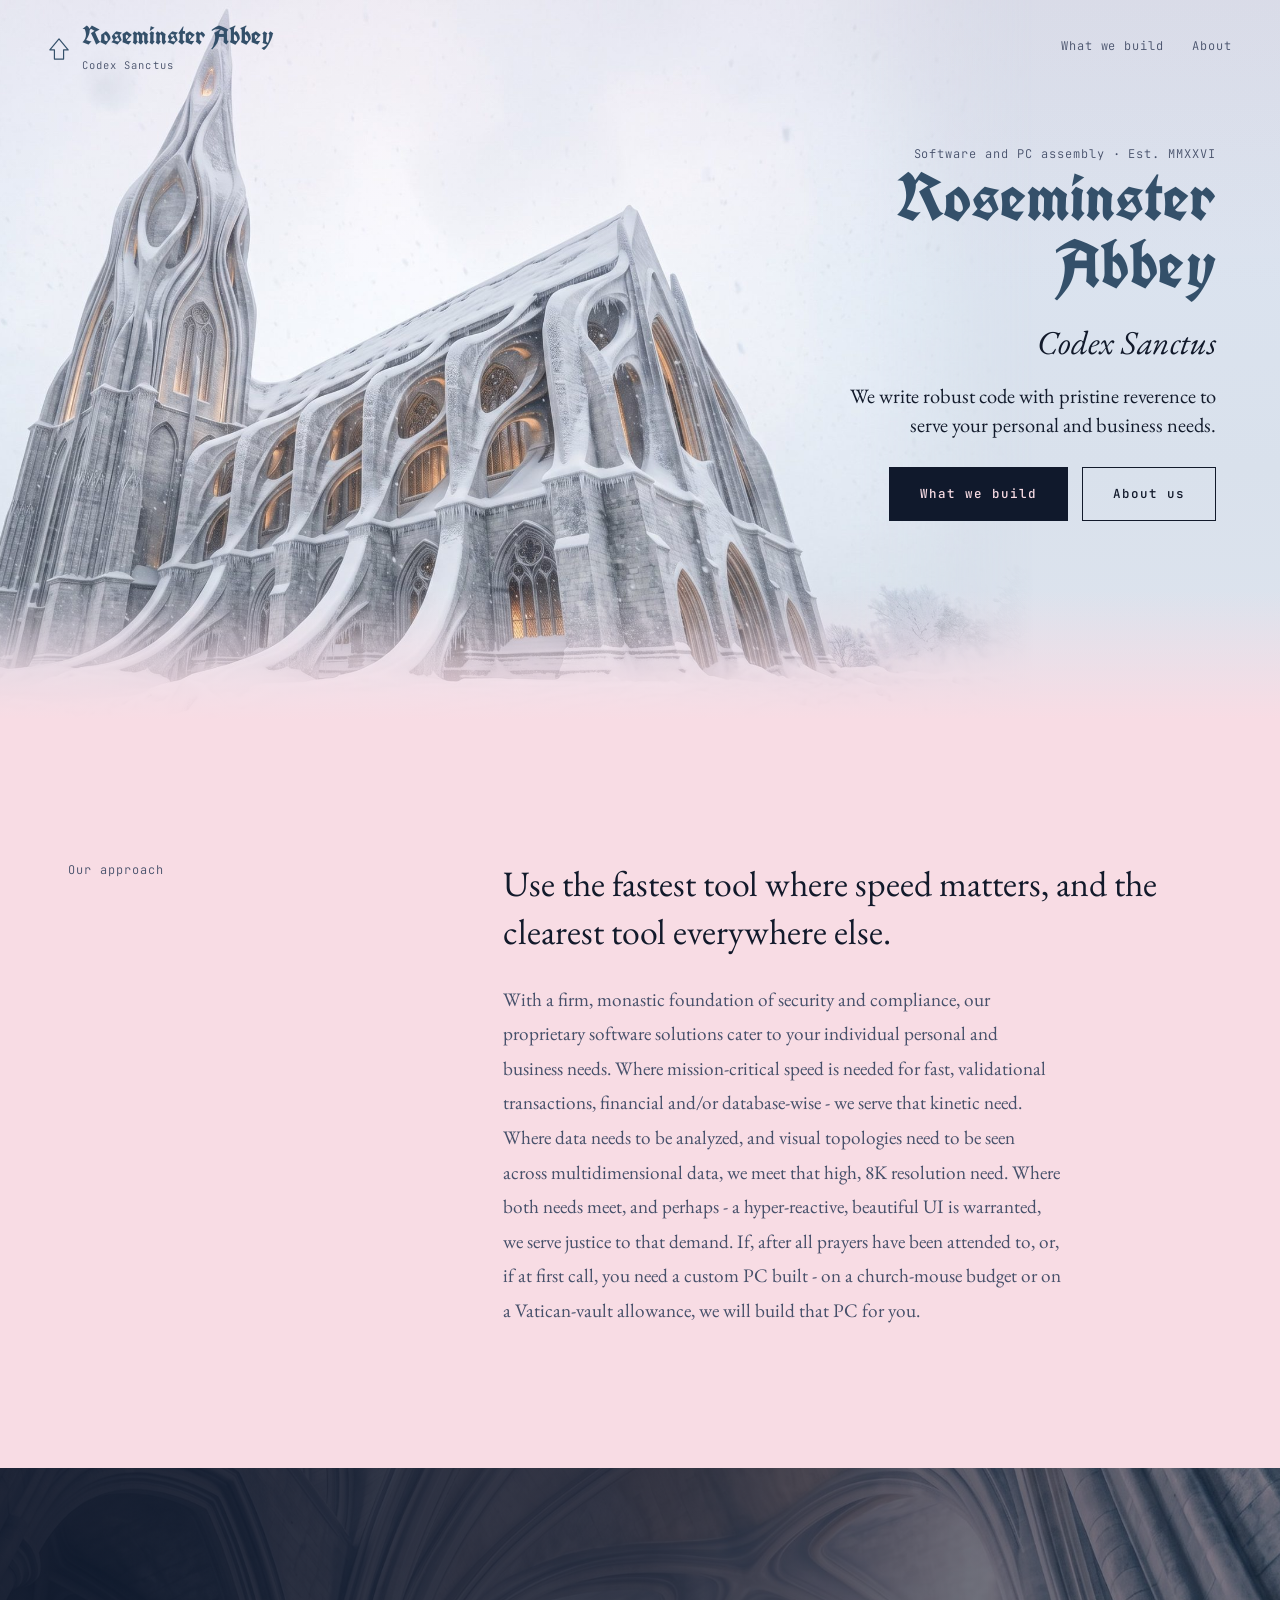
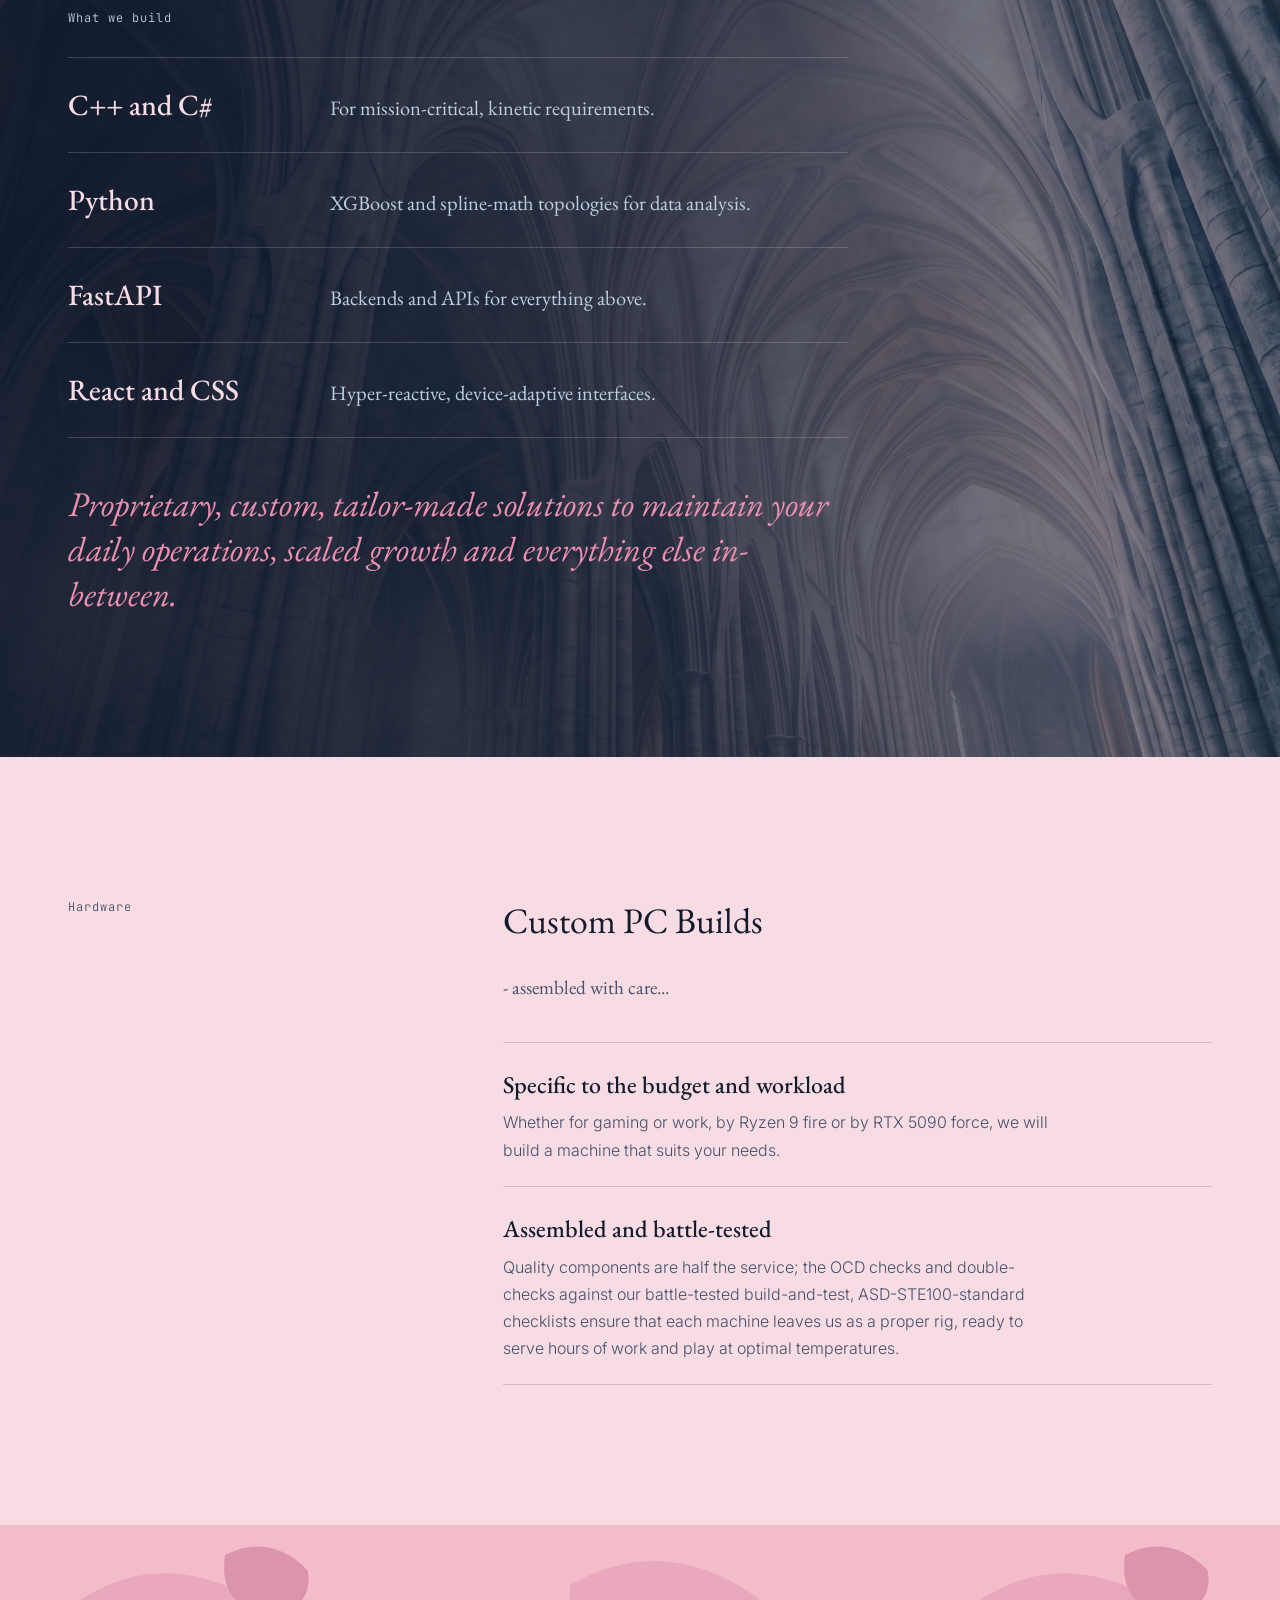
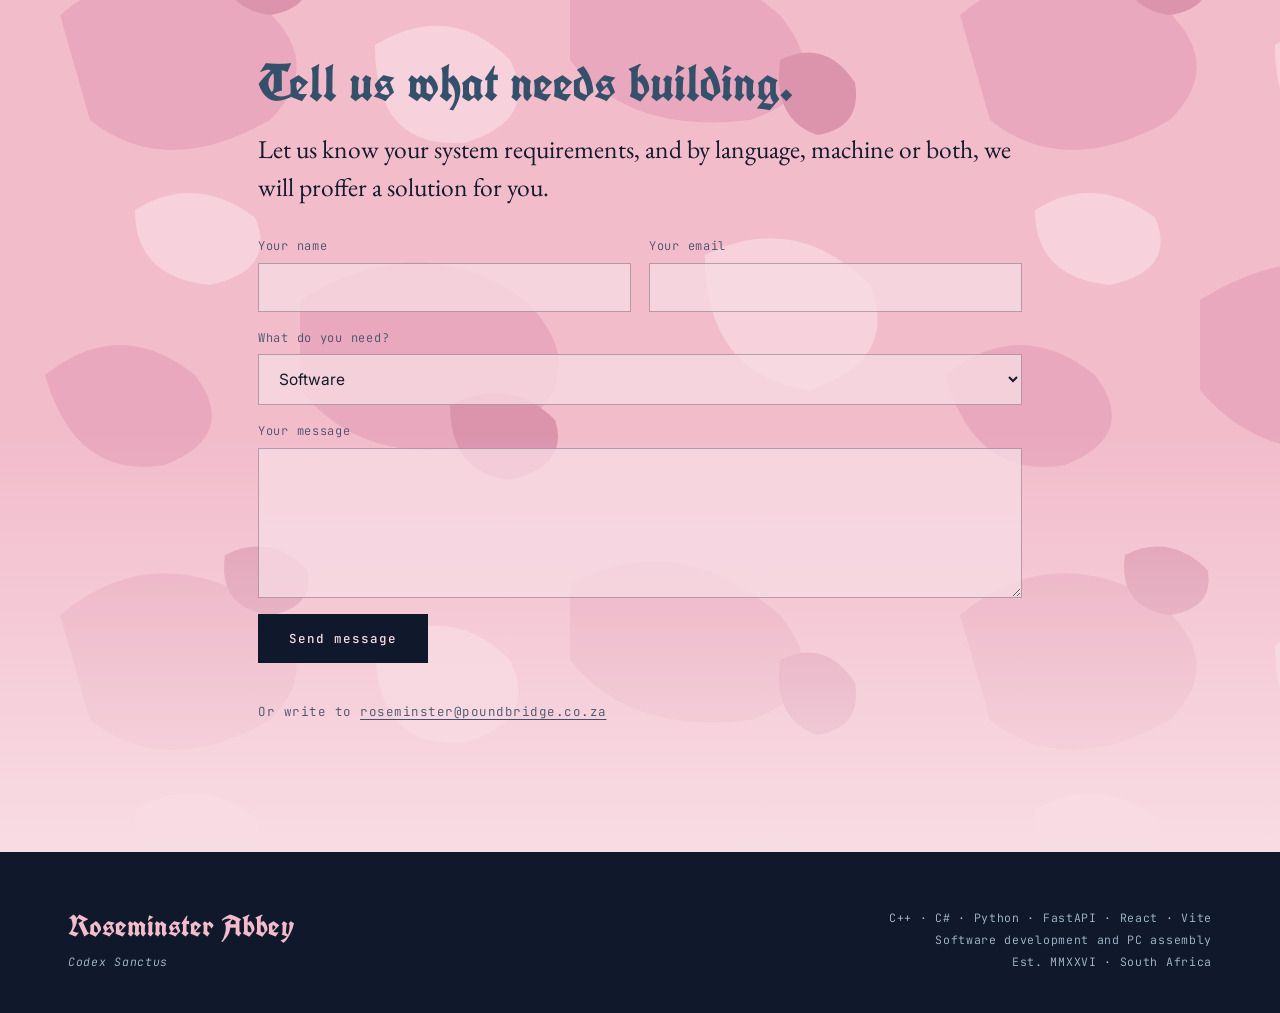
<file: index.html>
<!DOCTYPE html>
<html lang="en">
<head>
  <meta charset="UTF-8">
  <meta name="viewport" content="width=device-width, initial-scale=1">
  <title>Roseminster Abbey &mdash; Codex Sanctus &middot; Software and PC assembly</title>
  <meta name="description" content="Roseminster Abbey writes fast transactional software in C++ and C#, data and API backends in Python and FastAPI, and web applications in React, and assembles custom PCs.">
  <link rel="icon" type="image/svg+xml" href="favicon.svg">
  <link rel="stylesheet" href="styles.css">
  <link rel="preload" as="image" href="abbey.jpg">

  <!-- Open Graph / WhatsApp / LinkedIn -->
  <meta property="og:type" content="website">
  <meta property="og:url" content="https://roseminsterabbey.co.za/">
  <meta property="og:title" content="Roseminster Abbey">
  <meta property="og:description" content="Institutional software basilica.">
  <meta property="og:image" content="https://roseminsterabbey.co.za/preview-logo.jpg">
  <meta property="og:image:type" content="image/jpeg">
  <meta property="og:image:width" content="1200">
  <meta property="og:image:height" content="630">

  <!-- Twitter -->
  <meta property="twitter:card" content="summary_large_image">
  <meta property="twitter:url" content="https://roseminsterabbey.co.za/">
  <meta property="twitter:title" content="Institutional software basilica.">
  <meta property="twitter:description" content="Institutional software basilica.">
  <meta property="twitter:image" content="https://roseminsterabbey.co.za/preview-logo.jpg">
  <meta property="twitter:image:type" content="image/jpeg">
  <meta property="twitter:image:width" content="1200">
  <meta property="twitter:image:height" content="630">
</head>
<body>

<div id="readingProgress"></div>

<header>
  <a class="brand" href="index.html">
    <svg viewBox="0 0 24 24" fill="none" aria-hidden="true"><path d="M12 1 2 13h5v10h10V13h5L12 1z" stroke="#34506a" stroke-width="1.3" stroke-linejoin="round"/></svg>
    <span>
      <span class="brand-title">Roseminster Abbey</span>
      <span class="brand-sub">Codex Sanctus</span>
    </span>
  </a>
  <nav>
    <a href="#stack">What we build</a>
    <a href="about.html">About</a>
  </nav>
</header>

<main>

  <!-- Hero -->
  <section class="photo-hero">
    <div class="hero-img">
      <img src="abbey.jpg" alt="A Gothic cathedral reimagined in flowing white parametric forms, covered in snow" fetchpriority="high">
    </div>
    <div class="hero-copy">
      <p class="mono">Software and PC assembly &middot; Est. MMXXVI</p>
      <h1>Roseminster Abbey</h1>
      <p class="slogan">Codex Sanctus</p>
      <p class="lede">We write robust code with pristine reverence to serve your personal and business needs.</p>
      <div class="actions">
        <a class="btn primary" href="#stack">What we build</a>
        <a class="btn" href="about.html">About us</a>
      </div>
    </div>
  </section>

  <!-- Approach -->
  <section class="thesis">
    <div class="wrap">
      <div class="label"><p class="mono">Our approach</p></div>
      <div class="thesis-copy">
        <p>Use the fastest tool where speed matters, and the clearest tool everywhere else.</p>
        <p>With a firm, monastic foundation of security and compliance, our proprietary software solutions cater to your individual personal and business needs. Where mission-critical speed is needed for fast, validational transactions, financial and/or database-wise - we serve that kinetic need. Where data needs to be analyzed, and visual topologies need to be seen across multidimensional data, we meet that high, 8K resolution need. Where both needs meet, and perhaps - a hyper-reactive, beautiful UI is warranted, we serve justice to that demand. If, after all prayers have been attended to, or, if at first call, you need a custom PC built - on a church-mouse budget or on a Vatican-vault allowance, we will build that PC for you.</p>
      </div>
    </div>
  </section>

  <!-- What we build -->
  <section class="vault" id="stack">
    <div class="wrap">
      <p class="mono">What we build</p>
      <ul class="oneliners">
        <li><strong>C++ and C#</strong><span>For mission-critical, kinetic requirements.</span></li>
        <li><strong>Python</strong><span>XGBoost and spline-math topologies for data analysis.</span></li>
        <li><strong>FastAPI</strong><span>Backends and APIs for everything above.</span></li>
        <li><strong>React and CSS</strong><span>Hyper-reactive, device-adaptive interfaces.</span></li>
      </ul>
      <p class="custom">Proprietary, custom, tailor-made solutions to maintain your daily operations, scaled growth and everything else in-between.</p>
    </div>
  </section>

  <!-- Hardware -->
  <section class="thesis">
    <div class="wrap">
      <div class="label"><p class="mono">Hardware</p></div>
      <div class="thesis-copy">
        <p>Custom PC Builds</p>
        <p>- assembled with care...</p>
        <ul class="principles">
          <li>
            <strong>Specific to the budget and workload</strong>
            <span>Whether for gaming or work, by Ryzen 9 fire or by RTX 5090 force, we will build a machine that suits your needs.</span>
          </li>
          <li>
            <strong>Assembled and battle-tested</strong>
            <span>Quality components are half the service; the OCD checks and double-checks against our battle-tested build-and-test, ASD-STE100-standard checklists ensure that each machine leaves us as a proper rig, ready to serve hours of work and play at optimal temperatures.</span>
          </li>
        </ul>
      </div>
    </div>
  </section>

  <!-- Contact -->
  <section class="contact camo" id="contact">
    <div class="wrap">
      <h2>Tell us what needs building.</h2>
      <p>Let us know your system requirements, and by language, machine or both, we will proffer a solution for you.</p>
      <form id="contactForm" action="https://formsubmit.co/b922f4388df97e36a98a78985d42918c" method="POST">
        <input class="hp" type="text" name="_honey" tabindex="-1" autocomplete="off" aria-hidden="true">
        <input type="hidden" name="_subject" value="New enquiry: Roseminster Abbey">
        <input type="hidden" name="_template" value="table">
        <input type="hidden" name="_captcha" value="false">
        <input type="hidden" name="_next" value="">
        <label>Your name<input type="text" name="name" autocomplete="name" required></label>
        <label>Your email<input type="email" name="email" autocomplete="email" required></label>
        <label class="full">What do you need?
          <select name="need">
            <option>Software</option>
            <option>A custom PC</option>
            <option>Both</option>
            <option>Something else</option>
          </select>
        </label>
        <label class="full">Your message<textarea name="message" required></textarea></label>
        <div class="full"><button class="btn primary" type="submit">Send message</button></div>
        <div class="form-status full" id="formStatus" role="status" aria-live="polite"></div>
      </form>
      <div class="contact-note">Or write to <a href="mailto:roseminster@poundbridge.co.za">roseminster@poundbridge.co.za</a></div>
    </div>
  </section>

</main>

<footer>
  <div class="wrap">
    <div>
      <div class="foot-brand">Roseminster Abbey</div>
      <div class="foot-meta foot-slogan">Codex Sanctus</div>
    </div>
    <div class="foot-meta">
      C++ &middot; C# &middot; Python &middot; FastAPI &middot; React &middot; Vite<br>
      Software development and PC assembly<br>
      Est. MMXXVI &middot; South Africa
    </div>
  </div>
</footer>

<script>
  const header = document.querySelector("header");
  const progress = document.getElementById("readingProgress");

  function tick() {
    header.classList.toggle("scrolled", scrollY > 40);
    const max = document.documentElement.scrollHeight - innerHeight;
    progress.style.width = (max > 0 ? (scrollY / max) * 100 : 0) + "%";
  }

  addEventListener("scroll", tick, { passive: true });
  addEventListener("resize", tick);
  tick();

  // Contact form: seamless send first, with a standard FormSubmit post as a safety net
  const FORM_ENDPOINT = "https://formsubmit.co/ajax/roseminster@poundbridge.co.za";
  const THANKS = "Thank you. Your message has been sent, and we will reply shortly.";
  const form = document.getElementById("contactForm");
  const statusEl = document.getElementById("formStatus");
  const submitBtn = form.querySelector("button");

  // Where FormSubmit returns people to after a standard post
  const next = form.elements._next;
  if (location.protocol.startsWith("http")) {
    next.value = location.origin + location.pathname + "?sent=1#contact";
  } else {
    next.disabled = true;
  }

  // Thank-you message after coming back from a standard post
  if (new URLSearchParams(location.search).get("sent") === "1") {
    statusEl.textContent = THANKS;
    history.replaceState(null, "", location.pathname + "#contact");
  }

  form.addEventListener("submit", async (e) => {
    e.preventDefault();
    if (form.elements._honey.value) return;

    const data = Object.fromEntries(new FormData(form));
    ["_honey", "_next", "_captcha"].forEach((k) => delete data[k]);
    submitBtn.disabled = true;
    submitBtn.textContent = "Sending...";
    statusEl.textContent = "";

    try {
      const res = await fetch(FORM_ENDPOINT, {
        method: "POST",
        headers: { "Content-Type": "application/json", Accept: "application/json" },
        body: JSON.stringify(data),
      });
      const json = await res.json();
      if (!res.ok || json.success === false || json.success === "false") {
        throw new Error(json.message || "send failed");
      }
      form.reset();
      statusEl.textContent = THANKS;
    } catch (err) {
      console.error("Seamless send failed, using standard post:", err);
      statusEl.textContent = "Sending...";
      form.submit();
      return;
    }
    submitBtn.disabled = false;
    submitBtn.textContent = "Send message";
  });
</script>

</body>
</html>
</file>
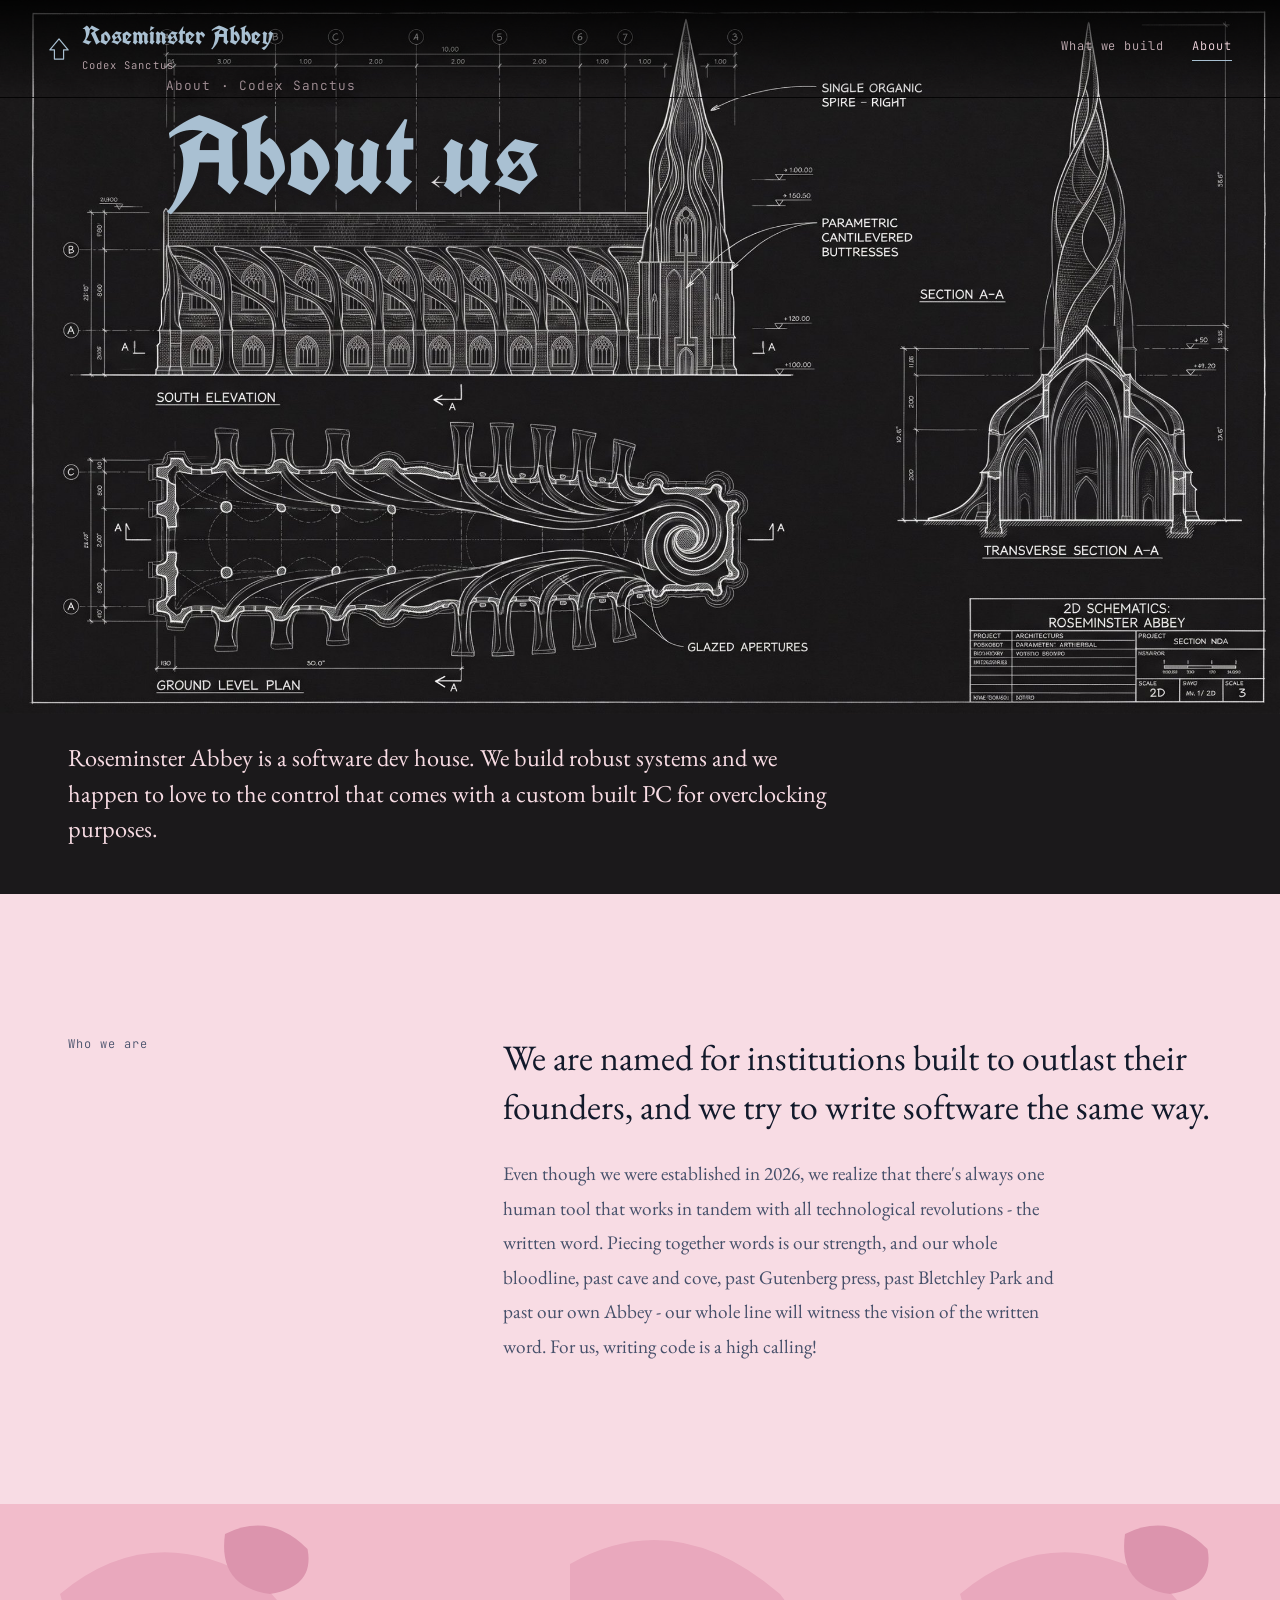
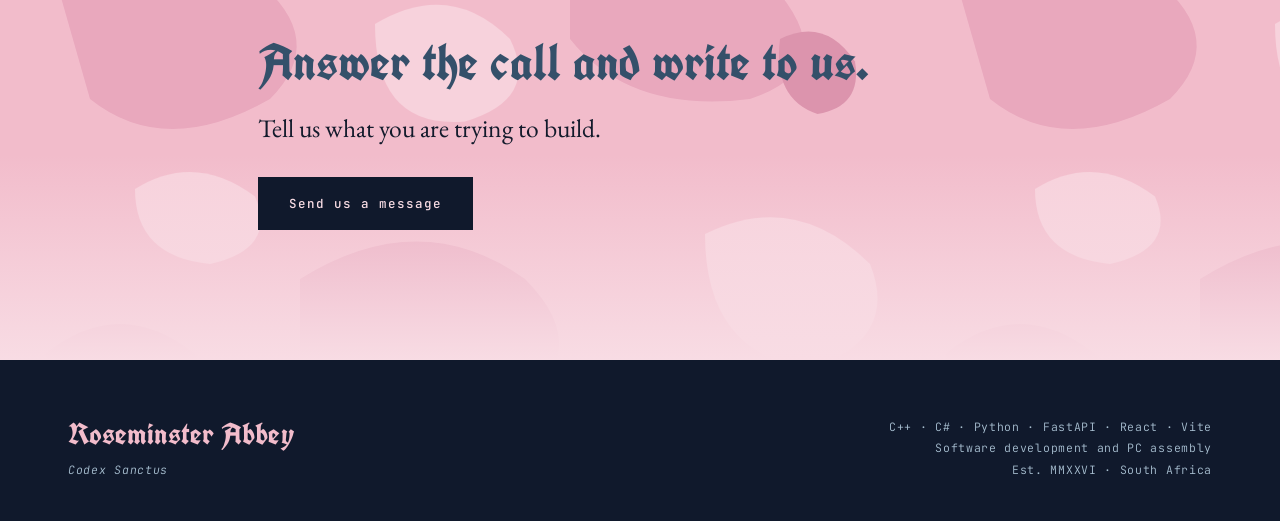
<file: about.html>
<!DOCTYPE html>
<html lang="en"><head><meta charset="UTF-8"><meta name="viewport" content="width=device-width,initial-scale=1"><link rel="icon" type="image/svg+xml" href="favicon.svg"><link rel="stylesheet" href="styles.css"><title>About &mdash; Roseminster Abbey</title>
<meta name="description" content="About Roseminster Abbey, a software house for fast transactional systems, data backends and web applications."></head>
<body class="about">
<div id="readingProgress"></div>
<header class="on-dark"><a class="brand" href="index.html"><svg viewBox="0 0 24 24" fill="none" aria-hidden="true"><path d="M12 1 2 13h5v10h10V13h5L12 1z" stroke="#34506a" stroke-width="1.3" stroke-linejoin="round"/></svg><span><span class="brand-title">Roseminster Abbey</span><span class="brand-sub">Codex Sanctus</span></span></a><nav><a href="index.html#stack">What we build</a><a href="about.html" aria-current="page">About</a></nav></header>

<section class="bp-hero">
<div class="bp-art"><img src="blueprint.jpg" alt="Architectural blueprint of Roseminster Abbey showing the south elevation, ground plan and transverse section" fetchpriority="high">
<div class="bp-copy"><p class="mono">About &middot; Codex Sanctus</p><h1>About us</h1></div></div>
<div class="bp-caption"><p>Roseminster Abbey is a software dev house. We build robust systems and we happen to love to the control that comes with a custom built PC for overclocking purposes.</p></div>
</section>

<section class="thesis"><div class="wrap">
<div class="label"><p class="mono">Who we are</p></div>
<div class="thesis-copy">
<p>We are named for institutions built to outlast their founders, and we try to write software the same way.</p>
<p>Even though we were established in 2026, we realize that there's always one human tool that works in tandem with all technological revolutions - the written word. Piecing together words is our strength, and our whole bloodline, past cave and cove, past Gutenberg press, past Bletchley Park and past our own Abbey - our whole line will witness the vision of the written word. For us, writing code is a high calling!</p>
</div></div></section>

<section class="contact camo"><div class="wrap">
<h2>Answer the call and write to us.</h2>
<p>Tell us what you are trying to build.</p>
<a class="btn primary" href="index.html#contact">Send us a message</a>
</div></section>
<footer><div class="wrap"><div><div class="foot-brand">Roseminster Abbey</div><div class="foot-meta" style="text-align:left;font-style:italic">Codex Sanctus</div></div><div class="foot-meta">C++ &middot; C# &middot; Python &middot; FastAPI &middot; React &middot; Vite<br>Software development and PC assembly<br>Est. MMXXVI &middot; South Africa</div></div></footer>
<script>const h=document.querySelector("header"),p=document.getElementById("readingProgress");function tick(){h.classList.toggle("scrolled",scrollY>40);const m=document.documentElement.scrollHeight-innerHeight;p.style.width=(m>0?scrollY/m*100:0)+"%"}addEventListener("scroll",tick,{passive:true});addEventListener("resize",tick);tick();</script>
</body></html>
</file>
<file: styles.css>
@import url('https://fonts.googleapis.com/css2?family=UnifrakturCook:wght@700&family=EB+Garamond:ital,wght@0,400;0,500;1,400&family=Inter:wght@300;400;500;600&family=JetBrains+Mono:wght@400;500&display=swap');
:root{
  --pink:#f2bccb;--pink-lt:#f8dce4;--pink-dk:#e3a0b6;
  --navy:#10192c;--navy-2:#18243d;
  --ink:#121a2b;--ink-dim:#46506a;
  --steel:#34506a;--steel-lt:#a9c0d2;
  --line:rgba(18,26,43,.16);
  --black:'UnifrakturCook','Old English Text MT',Georgia,serif;
  --serif:'EB Garamond',Georgia,serif;
  --ui:'Inter',system-ui,-apple-system,sans-serif;
  --mono:'JetBrains Mono',ui-monospace,monospace;
  --camo:url("data:image/svg+xml,%3Csvg xmlns='http://www.w3.org/2000/svg' viewBox='0 0 600 400'%3E%3Cg fill='%23e9a8bd'%3E%3Cpath d='M40 60q60-50 130-10q50 40 10 80q-70 40-120 0z'/%3E%3Cpath d='M380 40q70-40 140 20q40 50-20 70q-80 10-120-40z'/%3E%3Cpath d='M200 250q80-50 150 0q50 50-10 90q-90 30-140-30z'/%3E%3Cpath d='M30 300q50-40 100 0q30 40-20 60q-60 10-80-60z'/%3E%3C/g%3E%3Cg fill='%23f7d2dc'%3E%3Cpath d='M250 80q50-30 90 10q20 40-30 55q-60 5-60-65z'/%3E%3Cpath d='M470 220q60-30 110 20q20 50-40 70q-70-10-70-90z'/%3E%3Cpath d='M90 190q40-25 80 5q15 35-30 45q-50-5-50-50z'/%3E%3C/g%3E%3Cg fill='%23dc94ad'%3E%3Cpath d='M300 320q40-20 70 10q10 30-30 40q-40-5-40-50z'/%3E%3Cpath d='M520 90q30-15 50 15q5 30-25 35q-30-10-25-50z'/%3E%3Cpath d='M150 20q30-15 55 10q5 25-25 30q-35-5-30-40z'/%3E%3C/g%3E%3C/svg%3E")}
*{margin:0;padding:0;box-sizing:border-box}
html{scroll-behavior:smooth;-webkit-text-size-adjust:100%}
body{background:var(--pink-lt);color:var(--ink);font-family:var(--ui);font-weight:300;font-size:16px;line-height:1.7;overflow-x:hidden;-webkit-font-smoothing:antialiased}
a{color:inherit;text-decoration:none}
svg{display:block;max-width:100%}
::selection{background:var(--steel);color:var(--pink-lt)}
a:focus-visible,.btn:focus-visible{outline:2px solid var(--steel);outline-offset:4px}
.wrap{max-width:1240px;margin:0 auto;padding:0 48px}
.mono{font-family:var(--mono);font-size:12px;letter-spacing:.08em;color:var(--ink-dim)}

header{position:fixed;inset:0 0 auto;z-index:100;display:flex;align-items:center;justify-content:space-between;padding:22px 48px;border-bottom:1px solid transparent;transition:background .4s,padding .4s,border-color .4s}
header.scrolled{background:rgba(248,220,228,.94);backdrop-filter:blur(14px);padding:14px 48px;border-color:var(--line)}
.brand{display:flex;align-items:center;gap:12px}
.brand svg{width:22px;height:22px;flex-shrink:0}
.brand-title{font-family:var(--black);font-size:26px;line-height:1;color:var(--steel)}
.brand-sub{display:block;font-family:var(--mono);font-size:10.5px;letter-spacing:.1em;color:var(--ink-dim);margin-top:4px}
nav{display:flex;gap:28px}
nav a{font-family:var(--mono);font-size:12px;letter-spacing:.08em;color:var(--ink-dim);padding-bottom:4px;border-bottom:1px solid transparent;transition:color .3s,border-color .3s}
nav a:hover,nav a[aria-current]{color:var(--ink);border-color:var(--steel)}

.camo{background-color:var(--pink);background-image:linear-gradient(180deg,rgba(248,220,228,0) 55%,var(--pink-lt) 100%),var(--camo);background-size:auto,900px 600px}
.hero{min-height:88svh;display:flex;align-items:flex-end;padding:160px 0 80px}
.hero.short{min-height:60svh}
.hero h1{font-family:var(--black);font-weight:700;font-size:clamp(56px,11vw,150px);line-height:1;color:var(--steel);letter-spacing:-.01em;animation:rise 1s ease both}
.lede{font-family:var(--serif);font-size:clamp(22px,2.6vw,32px);line-height:1.4;max-width:720px;margin:24px 0 36px;animation:rise 1s ease .25s both}
.hero .mono{margin-bottom:18px}
.actions{display:flex;gap:14px;flex-wrap:wrap}
.btn{display:inline-block;font-family:var(--mono);font-size:12.5px;font-weight:500;letter-spacing:.08em;padding:15px 30px;border:1px solid var(--ink);color:var(--ink);transition:background .3s,color .3s}
.btn:hover{background:var(--ink);color:var(--pink-lt)}
.btn.primary{background:var(--navy);color:var(--pink-lt);border-color:var(--navy)}
.btn.primary:hover{background:var(--steel);border-color:var(--steel)}
@keyframes rise{from{opacity:0;transform:translateY(18px)}to{opacity:1;transform:none}}

.thesis{padding:clamp(80px,12vw,140px) 0}
.thesis .wrap{display:grid;grid-template-columns:.8fr 1.6fr;gap:80px;align-items:start}
.label{position:sticky;top:120px}
h2{font-family:var(--black);font-weight:700;font-size:clamp(34px,4vw,54px);line-height:1.1;color:var(--steel)}
.thesis-copy p:first-child{font-family:var(--serif);font-size:clamp(26px,2.8vw,40px);line-height:1.35}
.thesis-copy p+p{margin-top:26px;font-family:var(--serif);font-size:clamp(18px,1.5vw,21px);line-height:1.8;color:var(--ink-dim);max-width:62ch}

.split{display:grid;grid-template-columns:1fr 1fr;background:var(--navy);color:var(--pink-lt)}
.panel{padding:72px 56px 80px}
.panel+.panel{background:var(--navy-2);border-left:1px solid rgba(248,220,228,.14)}
.panel .mono{color:var(--steel-lt)}
.panel h3{font-family:var(--serif);font-weight:400;font-size:clamp(34px,3.4vw,48px);line-height:1.1;margin:10px 0 14px}
.panel>p{color:rgba(248,220,228,.78);max-width:46ch;margin-bottom:28px}
.specs{list-style:none}
.specs li{padding:18px 0;border-top:1px solid rgba(248,220,228,.14)}
.specs strong{display:block;font-weight:500;font-size:16px;color:var(--pink)}
.specs span{display:block;margin-top:4px;font-size:15px;color:rgba(248,220,228,.72);max-width:50ch}

.principles{list-style:none;max-width:720px}
.principles li{padding:22px 0;border-top:1px solid var(--line)}
.principles li:last-child{border-bottom:1px solid var(--line)}
.principles strong{display:block;font-family:var(--serif);font-weight:500;font-size:24px;color:var(--ink)}
.principles span{display:block;margin-top:4px;color:var(--ink-dim);max-width:56ch}

.contact{padding:clamp(80px,11vw,130px) 0}
.contact .wrap{max-width:860px}
.contact p{font-family:var(--serif);font-size:clamp(20px,2vw,26px);line-height:1.5;margin:18px 0 30px}

footer{background:var(--navy);color:var(--pink-lt);padding:48px 0 40px}
footer .wrap{display:flex;justify-content:space-between;align-items:flex-end;flex-wrap:wrap;gap:24px}
.foot-brand{font-family:var(--black);font-size:30px;color:var(--pink)}
.foot-meta{font-family:var(--mono);font-size:11.5px;letter-spacing:.06em;line-height:1.9;color:var(--steel-lt);text-align:right}

@media(max-width:900px){
  .wrap{padding:0 20px}
  header,header.scrolled{padding:14px 20px}
  nav{gap:18px}
  .brand-sub{display:none}
  .brand-title{font-size:22px}
  .thesis .wrap{grid-template-columns:1fr;gap:28px}
  .label{position:static}
  .split{grid-template-columns:1fr}
  .panel{padding:56px 20px 64px}
  .panel+.panel{border-left:0;border-top:1px solid rgba(248,220,228,.14)}
  .foot-meta{text-align:left}
}
@media(prefers-reduced-motion:reduce){*{animation:none!important;transition:none!important;scroll-behavior:auto!important}}

/* ---- v2: photo hero, three-column stack ---- */
.photo-hero{position:relative}
.hero-img{position:relative;height:100svh;min-height:560px}
.hero-img img{width:100%;height:100%;object-fit:cover;object-position:40% 55%}
.hero-img::after{content:'';position:absolute;inset:0;background:linear-gradient(180deg,rgba(242,188,203,.12) 0%,rgba(242,188,203,0) 40%,rgba(248,220,228,0) 82%,var(--pink-lt) 100%)}
.photo-hero .hero-copy{position:absolute;z-index:2;right:5vw;top:21%;width:min(44vw,620px)}
.photo-hero h1{font-family:var(--black);font-weight:700;font-size:clamp(46px,6.2vw,100px);line-height:1;color:var(--steel);animation:rise 1s ease both}
.slogan{font-family:var(--serif);font-style:italic;font-size:clamp(24px,2.6vw,36px);color:var(--ink);margin:16px 0 4px}
.photo-hero .lede{margin:12px 0 28px;font-size:clamp(19px,1.9vw,25px)}
.split.three{grid-template-columns:repeat(3,1fr)}
.split.three .panel{padding:64px 40px 72px}
.split.three .panel:nth-child(3){background:var(--navy);border-left:1px solid rgba(248,220,228,.14)}
.thesis-copy .principles{margin-top:36px}
@media(max-width:1100px){
  .split.three{grid-template-columns:1fr}
  .split.three .panel{padding:56px 24px 64px}
  .split.three .panel+.panel{border-left:0;border-top:1px solid rgba(248,220,228,.14)}
}
@media(max-width:900px){
  .hero-img{height:62svh;min-height:380px}
  .photo-hero .hero-copy{position:static;width:auto;padding:28px 20px 56px}
}

/* ---- v3: cathedral to the left, copy right-aligned ---- */
.hero-img{height:min(100svh,56.25vw);min-height:520px;overflow:hidden;background:linear-gradient(180deg,#d6e0ec 0%,#dbe3ef 35%,#d9e1ec 65%,#dee4ee 100%)}
.hero-img img{position:absolute;top:0;left:-20%;width:auto;height:100%;max-width:none;object-fit:fill;-webkit-mask-image:linear-gradient(to right,#000 0,#000 86%,transparent 100%);mask-image:linear-gradient(to right,#000 0,#000 86%,transparent 100%)}
.photo-hero .hero-copy{width:min(31vw,450px);top:20%;text-align:right}
.photo-hero h1{font-size:clamp(44px,5.2vw,84px)}
.photo-hero .lede{font-size:clamp(18px,1.6vw,22px)}
.photo-hero .actions{justify-content:flex-end}
@media(max-width:900px){
  .hero-img{height:62svh;min-height:380px}
  .hero-img img{left:-6%}
  .photo-hero .hero-copy{width:auto;padding:28px 20px 56px}
}

/* ---- v4: reading progress bar, title colour loop ---- */
:root{--rose:#dc7f9f}
#readingProgress{position:fixed;top:0;left:0;height:2px;width:0;background:var(--steel);z-index:9999;transition:width .1s linear}
.photo-hero h1{animation:rise 1s ease both,hue 4.5s ease-in-out infinite}
@keyframes hue{0%,100%{color:var(--steel)}50%{color:var(--rose)}}

/* ---- v5: blueprint header on About ---- */
:root{--bp:#1b191b}
.about #readingProgress{background:var(--rose)}
header.on-dark:not(.scrolled){background:linear-gradient(180deg,rgba(0,0,0,.85),rgba(0,0,0,0))}
header.on-dark:not(.scrolled) .brand-title{color:var(--steel-lt)}
header.on-dark:not(.scrolled) .brand-sub{color:rgba(248,220,228,.75)}
header.on-dark:not(.scrolled) .brand svg path{stroke:var(--steel-lt)}
header.on-dark:not(.scrolled) nav a{color:rgba(248,220,228,.8)}
header.on-dark:not(.scrolled) nav a:hover,header.on-dark:not(.scrolled) nav a[aria-current]{color:var(--pink-lt);border-color:var(--steel-lt)}
.bp-hero{background:var(--bp)}
.bp-art{position:relative;container-type:inline-size}
.bp-art img{display:block;width:100%;height:auto}
.bp-copy{position:absolute;left:13%;top:10.5%;width:37%;z-index:2;text-shadow:0 0 18px var(--bp),0 0 6px var(--bp)}
.bp-copy .mono{color:rgba(248,220,228,.72);margin-bottom:8px;font-size:clamp(11px,1cqw,15px)}
.bp-copy h1{font-family:var(--black);font-weight:700;font-size:clamp(34px,8.4cqw,170px);line-height:.95;color:var(--steel-lt);animation:rise 1s ease both}
.bp-caption{max-width:1240px;margin:0 auto;padding:26px 48px 48px}
.bp-caption p{font-family:var(--serif);font-size:clamp(19px,1.9vw,25px);line-height:1.45;color:var(--pink-lt);max-width:760px;animation:rise 1s ease .25s both}
@media(max-width:900px){
  .bp-copy{position:static;width:auto;padding:24px 20px 0}
  .bp-copy h1{font-size:clamp(52px,14cqw,90px)}
  .bp-caption{padding:14px 20px 40px}
}

/* ---- v6: vault section ---- */
:root{--rose-hi:#ee8fb0;--steel-xl:#bcd0e0}
.vault{position:relative;isolation:isolate;padding:clamp(80px,11vw,140px) 0;background:#101a2d url(vault.jpg) 60% center/cover no-repeat}
.vault::before{content:'';position:absolute;inset:0;z-index:-1;background:linear-gradient(90deg,rgba(16,25,44,.93) 0%,rgba(16,25,44,.82) 50%,rgba(16,25,44,.4) 100%)}
.vault .mono{color:var(--steel-xl);margin-bottom:28px}
.oneliners{list-style:none;max-width:780px}
.oneliners li{display:grid;grid-template-columns:minmax(150px,230px) 1fr;gap:8px 32px;align-items:baseline;padding:22px 0;border-top:1px solid rgba(248,220,228,.2)}
.oneliners li:last-child{border-bottom:1px solid rgba(248,220,228,.2)}
.oneliners strong{font-family:var(--serif);font-weight:500;font-size:clamp(24px,2.3vw,32px);color:var(--pink-lt)}
.oneliners span{font-family:var(--serif);font-size:clamp(18px,1.6vw,22px);line-height:1.45;color:var(--steel-xl)}
.vault .custom{max-width:780px;margin-top:44px;font-family:var(--serif);font-style:italic;font-size:clamp(25px,2.7vw,36px);line-height:1.3;color:var(--rose-hi)}
@media(max-width:700px){.oneliners li{grid-template-columns:1fr}.vault::before{background:rgba(16,25,44,.86)}}

/* ---- v8: contact note, footer slogan ---- */
.contact-note{margin-top:22px;font-family:var(--mono);font-size:12.5px;letter-spacing:.04em;color:var(--ink-dim)}
.contact-note a{text-decoration:underline;text-underline-offset:3px}
.foot-slogan{text-align:left;font-style:italic}

/* ---- v9: contact form ---- */
.contact form{display:grid;grid-template-columns:1fr 1fr;gap:16px 18px;margin-top:8px}
.contact .full{grid-column:1/-1}
.contact label{display:flex;flex-direction:column;gap:6px;font-family:var(--mono);font-size:12px;letter-spacing:.06em;color:var(--ink-dim)}
.contact input,.contact select,.contact textarea{width:100%;font-family:var(--ui);font-size:15.5px;font-weight:400;color:var(--ink);background:rgba(248,220,228,.78);border:1px solid rgba(18,26,43,.3);border-radius:0;padding:14px 16px}
.contact textarea{min-height:150px;resize:vertical}
.contact input:focus,.contact select:focus,.contact textarea:focus{outline:2px solid var(--steel);outline-offset:1px;background:#fff6f8}
.contact .hp{position:absolute;left:-9999px;width:1px;height:1px;opacity:0}
button.btn{cursor:pointer}
button.btn:disabled{opacity:.6;cursor:wait}
.form-status{font-family:var(--mono);font-size:13px;line-height:1.6;color:var(--ink)}
.form-status a{text-decoration:underline;text-underline-offset:3px}
@media(max-width:700px){.contact form{grid-template-columns:1fr}}
</file>
